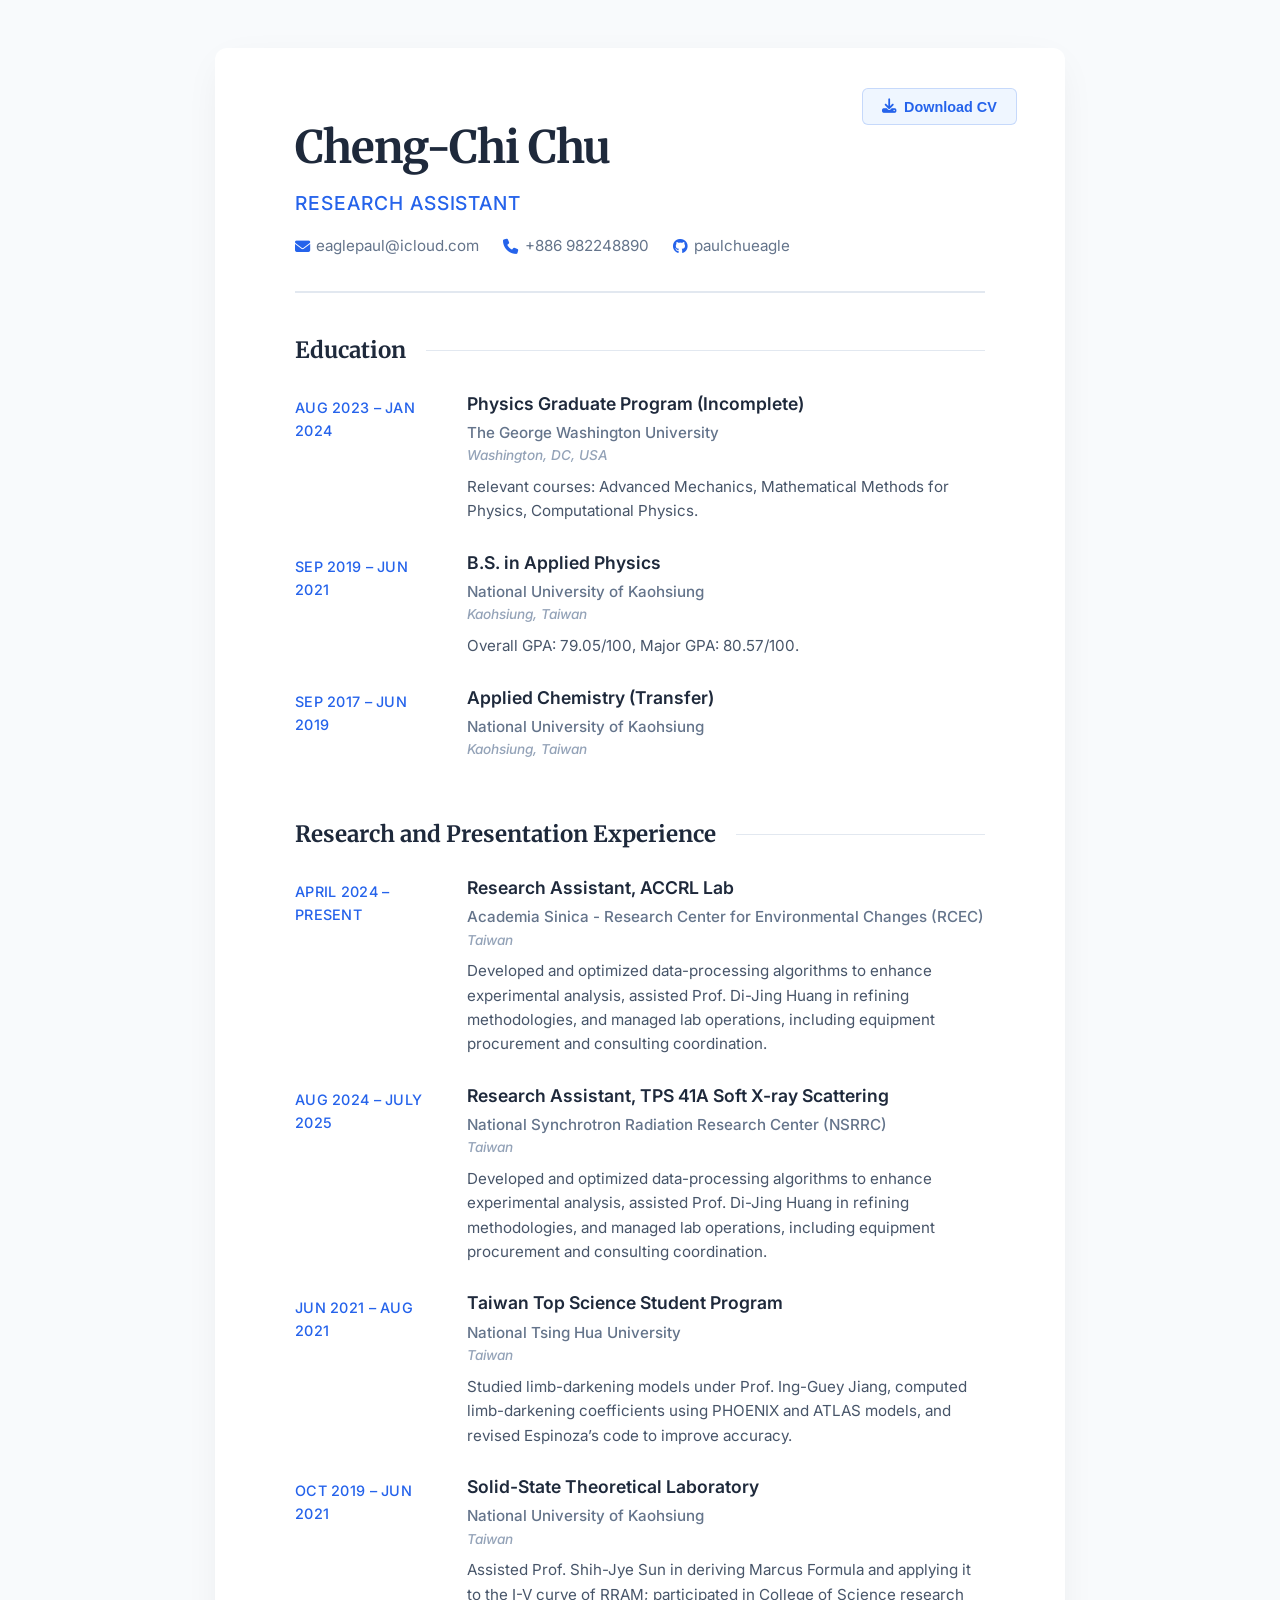
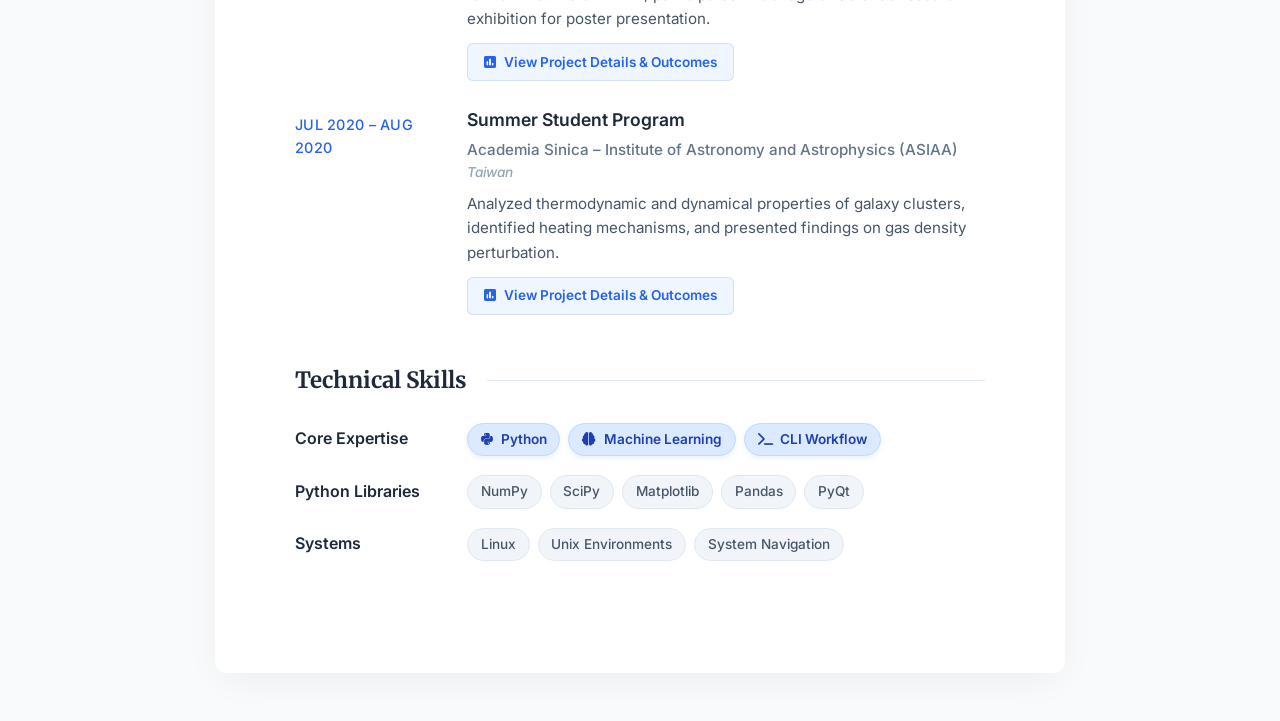
<file: index.html>
<!DOCTYPE html>
<html lang="en">
<head>
  <meta charset="UTF-8">
  <meta name="viewport" content="width=device-width, initial-scale=1.0">
  <title>Cheng-Chi Chu | Curriculum Vitae</title>
  
  <!-- Fonts -->
  <link rel="preconnect" href="https://fonts.googleapis.com">
  <link rel="preconnect" href="https://fonts.gstatic.com" crossorigin>
  <link href="https://fonts.googleapis.com/css2?family=Inter:wght@300;400;500;600;700&family=Merriweather:ital,wght@0,300;0,400;0,700;1,300&display=swap" rel="stylesheet">
  <link rel="stylesheet" href="https://cdnjs.cloudflare.com/ajax/libs/font-awesome/6.4.0/css/all.min.css">
  
  <style>
    :root {
      --bg-body: #f8fafc;
      --bg-paper: #ffffff;
      --text-main: #1e293b;
      --text-muted: #64748b;
      --accent-color: #2563eb; 
      --accent-light: #eff6ff;
      --border-color: #e2e8f0;
      --highlight-bg: #dbeafe;
      --highlight-text: #1e40af;
    }

    * {
      box-sizing: border-box;
      margin: 0;
      padding: 0;
    }

    body {
      font-family: 'Inter', sans-serif;
      background-color: var(--bg-body);
      color: var(--text-main);
      line-height: 1.6;
      -webkit-font-smoothing: antialiased;
      padding: 3rem 1rem;
    }

    .cv-container {
      max-width: 850px;
      margin: 0 auto;
      background: var(--bg-paper);
      padding: 4rem 5rem;
      border-radius: 12px;
      box-shadow: 0 10px 40px -10px rgba(0,0,0,0.08);
      position: relative;
    }

    /* Top Right Action Button */
    .download-btn {
      position: absolute;
      top: 2.5rem;
      right: 3rem;
      background-color: var(--accent-light);
      color: var(--accent-color);
      border: 1px solid rgba(37, 99, 235, 0.2);
      padding: 0.6rem 1.2rem;
      border-radius: 6px;
      font-size: 0.9rem;
      font-weight: 600;
      cursor: pointer;
      display: inline-flex;
      align-items: center;
      gap: 0.5rem;
      transition: all 0.2s ease;
      text-decoration: none;
    }

    .download-btn:hover {
      background-color: var(--accent-color);
      color: #ffffff;
      transform: translateY(-2px);
      box-shadow: 0 4px 12px rgba(37, 99, 235, 0.2);
    }

    /* Header */
    .header {
      border-bottom: 2px solid var(--border-color);
      padding-bottom: 2rem;
      margin-bottom: 2.5rem;
    }

    .name {
      font-family: 'Merriweather', serif;
      font-size: 2.8rem;
      font-weight: 700;
      color: var(--text-main);
      margin-bottom: 0.25rem;
      letter-spacing: -0.02em;
    }

    .title {
      font-size: 1.2rem;
      color: var(--accent-color);
      margin-bottom: 1rem;
      font-weight: 500;
      letter-spacing: 0.05em;
      text-transform: uppercase;
    }

    .contact-info {
      font-size: 0.95rem;
      color: var(--text-muted);
      display: flex;
      flex-wrap: wrap;
      gap: 1.5rem;
      align-items: center;
    }

    .contact-item {
      display: flex;
      align-items: center;
      gap: 0.4rem;
    }

    .contact-item i {
      color: var(--accent-color);
    }

    .contact-info a {
      color: var(--text-muted);
      text-decoration: none;
      transition: color 0.2s;
    }

    .contact-info a:hover {
      color: var(--accent-color);
    }

    /* Sections */
    .section {
      margin-bottom: 3rem;
    }

    .section-title {
      font-family: 'Merriweather', serif;
      font-size: 1.4rem;
      color: var(--text-main);
      margin-bottom: 1.5rem;
      font-weight: 700;
      display: flex;
      align-items: center;
      gap: 0.75rem;
    }

    .section-title::after {
      content: "";
      flex: 1;
      height: 1px;
      background-color: var(--border-color);
      margin-left: 0.5rem;
    }

    /* Entries */
    .entry {
      display: grid;
      grid-template-columns: 140px 1fr;
      gap: 2rem;
      margin-bottom: 1.75rem;
    }

    .entry:last-child {
      margin-bottom: 0;
    }

    .entry-date {
      font-size: 0.9rem;
      font-weight: 500;
      color: var(--accent-color);
      text-transform: uppercase;
      letter-spacing: 0.02em;
      padding-top: 0.2rem;
    }

    .entry-content h3 {
      margin: 0 0 0.35rem 0;
      font-size: 1.1rem;
      font-weight: 600;
      color: var(--text-main);
      line-height: 1.3;
    }

    .entry-org {
      font-size: 0.95rem;
      font-weight: 500;
      color: var(--text-muted);
      margin-bottom: 0.5rem;
      display: flex;
      flex-direction: column;
    }

    .entry-org span.location {
      font-size: 0.85rem;
      font-style: italic;
      color: #94a3b8;
    }

    .entry-desc {
      font-size: 0.95rem;
      color: #475569;
      margin: 0;
      line-height: 1.6;
    }

    /* Skills */
    .skill-list {
      list-style: none;
    }

    .skill-item {
      display: grid;
      grid-template-columns: 140px 1fr;
      gap: 2rem;
      margin-bottom: 1.2rem;
      align-items: start;
    }

    .skill-category {
      font-weight: 600;
      color: var(--text-main);
      padding-top: 0.2rem;
    }

    .skill-tags {
      display: flex;
      flex-wrap: wrap;
      gap: 0.5rem;
    }

    .tag {
      background-color: #f1f5f9;
      color: #475569;
      padding: 0.3rem 0.8rem;
      border-radius: 20px;
      font-size: 0.85rem;
      font-weight: 500;
      border: 1px solid var(--border-color);
    }

    /* Highlighted Skills */
    .tag.highlight {
      background-color: var(--highlight-bg);
      color: var(--highlight-text);
      border-color: #bfdbfe;
      font-weight: 600;
      box-shadow: 0 2px 4px rgba(37, 99, 235, 0.1);
    }

    .tag.highlight i {
      margin-right: 0.3rem;
    }

    /* Project Link Button */
    .project-link-btn {
      display: inline-flex;
      align-items: center;
      gap: 0.5rem;
      margin-top: 0.75rem;
      padding: 0.45rem 1rem;
      font-size: 0.85rem;
      font-weight: 600;
      color: var(--accent-color);
      background-color: var(--accent-light);
      border: 1px solid rgba(37, 99, 235, 0.15);
      border-radius: 6px;
      text-decoration: none;
      transition: all 0.2s ease;
      width: fit-content;
    }

    .project-link-btn:hover {
      background-color: var(--accent-color);
      color: #ffffff;
      transform: translateY(-1px);
      box-shadow: 0 4px 10px rgba(37, 99, 235, 0.15);
    }

    @media print {
      body {
        background: none;
        padding: 0;
      }
      .cv-container {
        box-shadow: none;
        padding: 0;
        max-width: 100%;
      }
      .download-btn, .project-link-btn {
        display: none !important;
      }
      .tag {
        border: 1px solid #000;
        background: transparent !important;
        color: #000 !important;
      }
      .tag.highlight {
        font-weight: bold;
        border-width: 2px;
      }
    }
    
    @media (max-width: 768px) {
      .entry, .skill-item {
        grid-template-columns: 1fr;
        gap: 0.5rem;
      }
      .cv-container {
        padding: 2.5rem 2rem;
      }
      .download-btn {
        position: relative;
        top: 0;
        right: 0;
        margin-bottom: 1.5rem;
        display: inline-flex;
      }
    }
  </style>
</head>
<body>

  <div class="cv-container">
    
    <!-- Top Right Action -->
    <button onclick="window.print()" class="download-btn" title="Download CV as PDF">
      <i class="fa-solid fa-download"></i> Download CV
    </button>

    <!-- Header -->
    <header class="header">
      <h1 class="name">Cheng-Chi Chu</h1>
      <h2 class="title">Research Assistant</h2>
      <div class="contact-info">
        <div class="contact-item">
          <i class="fa-solid fa-envelope"></i>
          <a href="mailto:eaglepaul@icloud.com">eaglepaul@icloud.com</a>
        </div>
        <div class="contact-item">
          <i class="fa-solid fa-phone"></i>
          <a href="tel:+886982248890">+886 982248890</a>
        </div>
        <div class="contact-item">
          <i class="fa-brands fa-github"></i>
          <a href="https://github.com/paulchueagle" target="_blank">paulchueagle</a>
        </div>
      </div>
    </header>

    <!-- Education -->
    <section class="section">
      <h2 class="section-title">Education</h2>
      
      <div class="entry">
        <div class="entry-date">Aug 2023 – Jan 2024</div>
        <div class="entry-content">
          <h3>Physics Graduate Program (Incomplete)</h3>
          <div class="entry-org">
            The George Washington University
            <span class="location">Washington, DC, USA</span>
          </div>
          <p class="entry-desc">Relevant courses: Advanced Mechanics, Mathematical Methods for Physics, Computational Physics.</p>
        </div>
      </div>

      <div class="entry">
        <div class="entry-date">Sep 2019 – Jun 2021</div>
        <div class="entry-content">
          <h3>B.S. in Applied Physics</h3>
          <div class="entry-org">
            National University of Kaohsiung
            <span class="location">Kaohsiung, Taiwan</span>
          </div>
          <p class="entry-desc">Overall GPA: 79.05/100, Major GPA: 80.57/100.</p>
        </div>
      </div>

      <div class="entry">
        <div class="entry-date">Sep 2017 – Jun 2019</div>
        <div class="entry-content">
          <h3>Applied Chemistry (Transfer)</h3>
          <div class="entry-org">
            National University of Kaohsiung
            <span class="location">Kaohsiung, Taiwan</span>
          </div>
        </div>
      </div>
    </section>

    <!-- Research Experience -->
    <section class="section">
      <h2 class="section-title">Research and Presentation Experience</h2>
      
      <div class="entry">
        <div class="entry-date">April 2024 – Present</div>
        <div class="entry-content">
          <h3>Research Assistant, ACCRL Lab</h3>
          <div class="entry-org">
            Academia Sinica - Research Center for Environmental Changes (RCEC)
            <span class="location">Taiwan</span>
          </div>
          <p class="entry-desc">Developed and optimized data-processing algorithms to enhance experimental analysis, assisted Prof. Di-Jing Huang in refining methodologies, and managed lab operations, including equipment procurement and consulting coordination.</p>
        </div>
      </div>

      <div class="entry">
        <div class="entry-date">Aug 2024 – July 2025</div>
        <div class="entry-content">
          <h3>Research Assistant, TPS 41A Soft X-ray Scattering</h3>
          <div class="entry-org">
            National Synchrotron Radiation Research Center (NSRRC)
            <span class="location">Taiwan</span>
          </div>
          <p class="entry-desc">Developed and optimized data-processing algorithms to enhance experimental analysis, assisted Prof. Di-Jing Huang in refining methodologies, and managed lab operations, including equipment procurement and consulting coordination.</p>
        </div>
      </div>

      <div class="entry">
        <div class="entry-date">Jun 2021 – Aug 2021</div>
        <div class="entry-content">
          <h3>Taiwan Top Science Student Program</h3>
          <div class="entry-org">
            National Tsing Hua University
            <span class="location">Taiwan</span>
          </div>
          <p class="entry-desc">Studied limb-darkening models under Prof. Ing-Guey Jiang, computed limb-darkening coefficients using PHOENIX and ATLAS models, and revised Espinoza’s code to improve accuracy.</p>
        </div>
      </div>

      <div class="entry">
        <div class="entry-date">Oct 2019 – Jun 2021</div>
        <div class="entry-content">
          <h3>Solid-State Theoretical Laboratory</h3>
          <div class="entry-org">
            National University of Kaohsiung
            <span class="location">Taiwan</span>
          </div>
          <p class="entry-desc">Assisted Prof. Shih-Jye Sun in deriving Marcus Formula and applying it to the I-V curve of RRAM; participated in College of Science research exhibition for poster presentation.</p>
          <a href="projects/solid-state.html" class="project-link-btn">
            <i class="fa-solid fa-square-poll-vertical"></i> View Project Details &amp; Outcomes
          </a>
        </div>
      </div>

      <div class="entry">
        <div class="entry-date">Jul 2020 – Aug 2020</div>
        <div class="entry-content">
          <h3>Summer Student Program</h3>
          <div class="entry-org">
            Academia Sinica – Institute of Astronomy and Astrophysics (ASIAA)
            <span class="location">Taiwan</span>
          </div>
          <p class="entry-desc">Analyzed thermodynamic and dynamical properties of galaxy clusters, identified heating mechanisms, and presented findings on gas density perturbation.</p>
          <a href="projects/asiaa-2020.html" class="project-link-btn">
            <i class="fa-solid fa-square-poll-vertical"></i> View Project Details &amp; Outcomes
          </a>
        </div>
      </div>
    </section>

    <!-- Skills -->
    <section class="section">
      <h2 class="section-title">Technical Skills</h2>
      <ul class="skill-list">
        <li class="skill-item">
          <div class="skill-category">Core Expertise</div>
          <div class="skill-tags">
            <span class="tag highlight"><i class="fa-brands fa-python"></i> Python</span>
            <span class="tag highlight"><i class="fa-solid fa-brain"></i> Machine Learning</span>
            <span class="tag highlight"><i class="fa-solid fa-terminal"></i> CLI Workflow</span>
          </div>
        </li>
        <li class="skill-item">
          <div class="skill-category">Python Libraries</div>
          <div class="skill-tags">
            <span class="tag">NumPy</span>
            <span class="tag">SciPy</span>
            <span class="tag">Matplotlib</span>
            <span class="tag">Pandas</span>
            <span class="tag">PyQt</span>
          </div>
        </li>
        <li class="skill-item">
          <div class="skill-category">Systems</div>
          <div class="skill-tags">
            <span class="tag">Linux</span>
            <span class="tag">Unix Environments</span>
            <span class="tag">System Navigation</span>
          </div>
        </li>
      </ul>
    </section>
  </div>

</body>
</html>
</file>
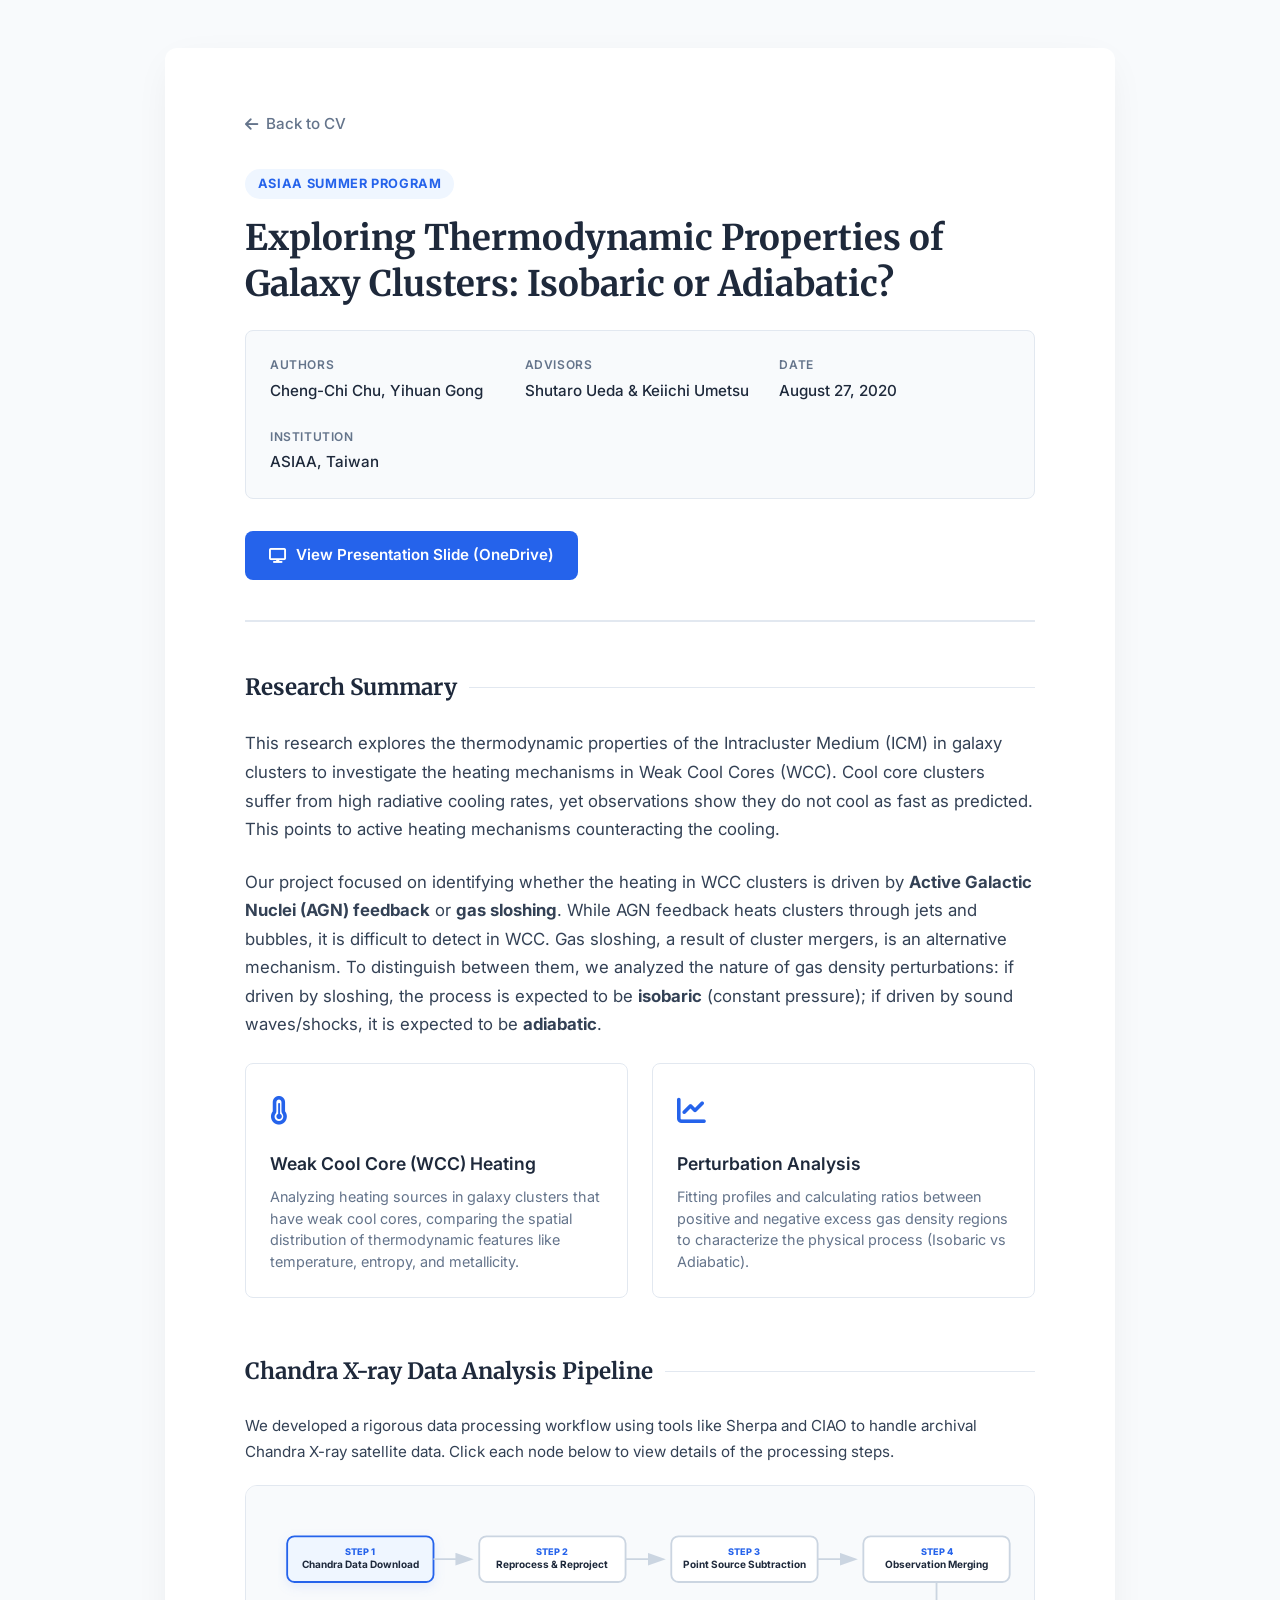
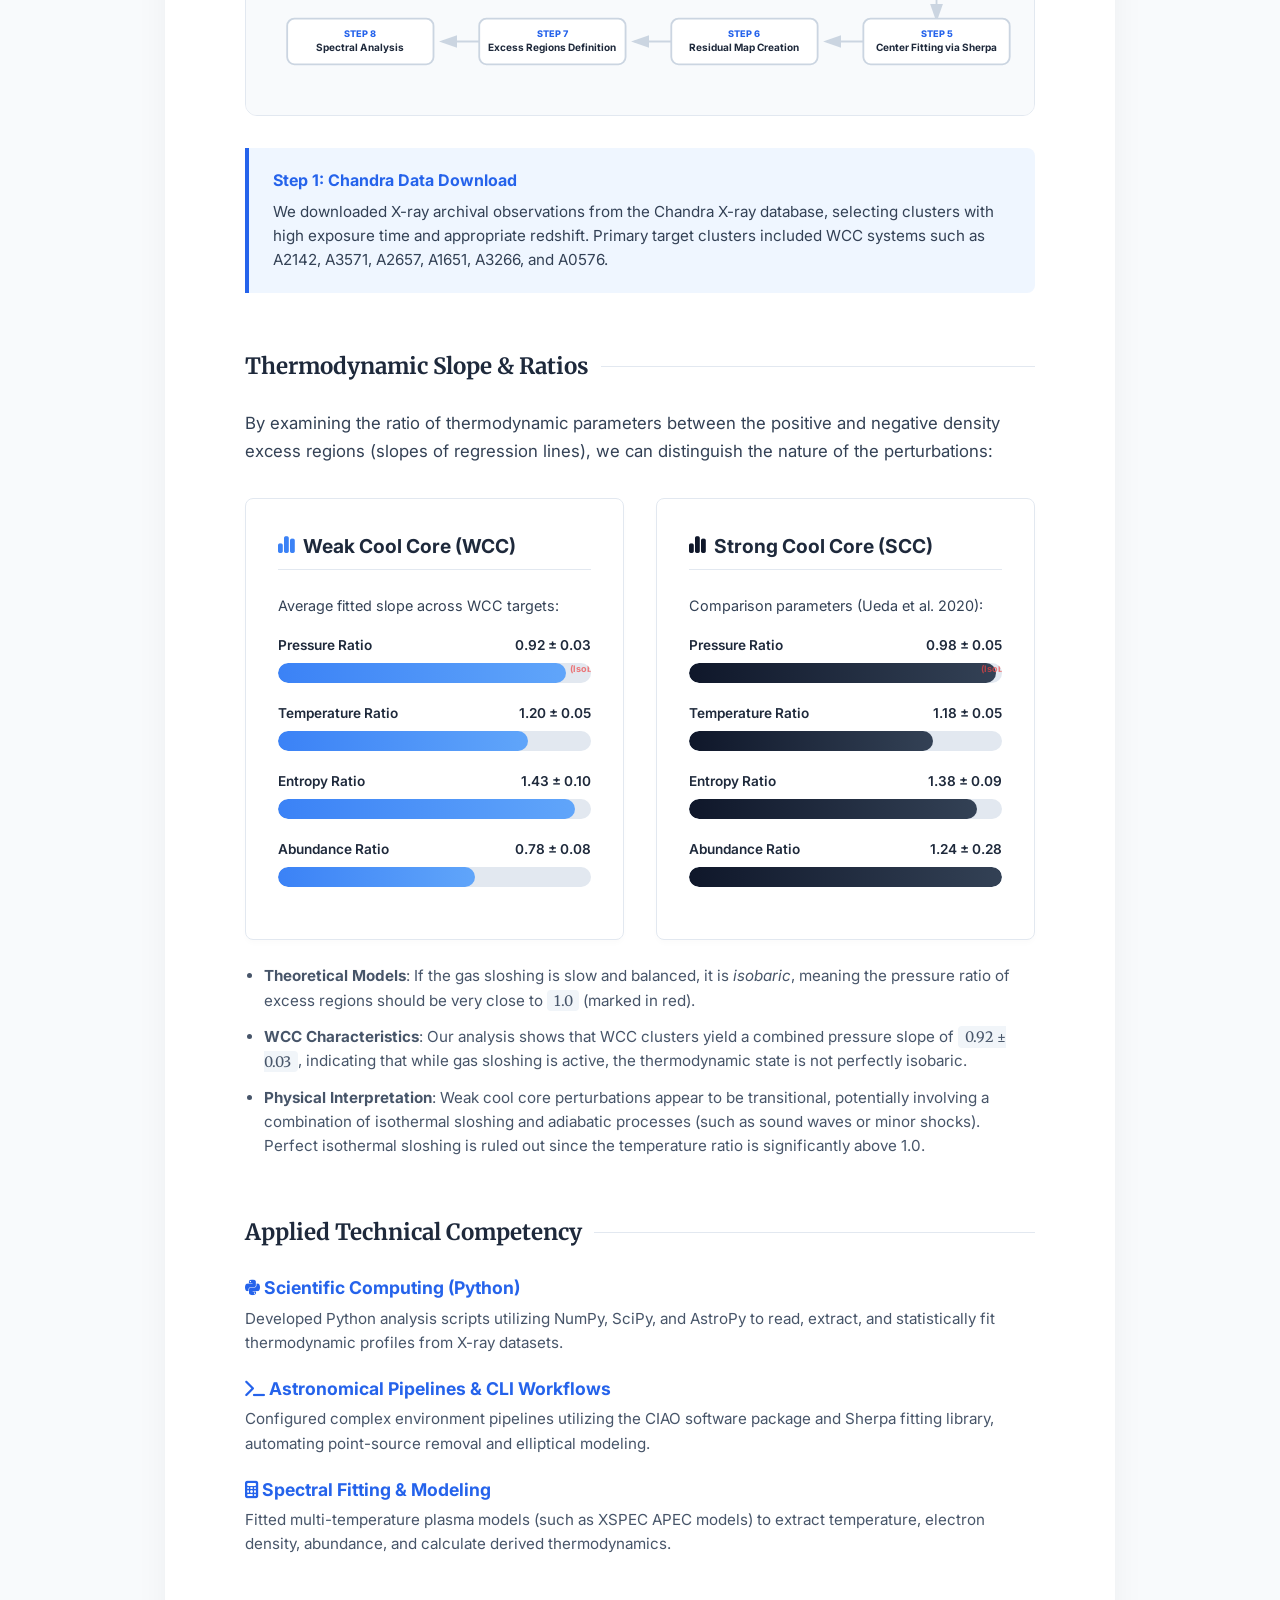
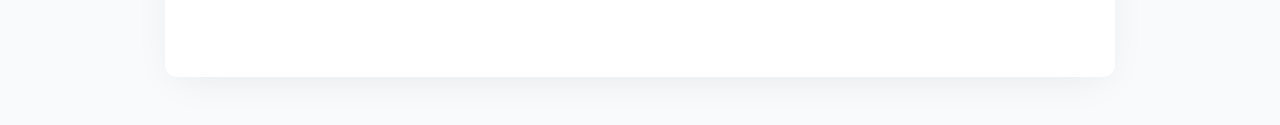
<file: projects/asiaa-2020.html>
<!DOCTYPE html>
<html lang="en">
<head>
  <meta charset="UTF-8">
  <meta name="viewport" content="width=device-width, initial-scale=1.0">
  <title>ASIAA Project | Cheng-Chi Chu CV</title>
  
  <!-- Fonts & Icons -->
  <link rel="preconnect" href="https://fonts.googleapis.com">
  <link rel="preconnect" href="https://fonts.gstatic.com" crossorigin>
  <link href="https://fonts.googleapis.com/css2?family=Inter:wght@300;400;500;600;700&family=Merriweather:ital,wght@0,300;0,400;0,700;1,300&display=swap" rel="stylesheet">
  <link rel="stylesheet" href="https://cdnjs.cloudflare.com/ajax/libs/font-awesome/6.4.0/css/all.min.css">
  
  <style>
    :root {
      --bg-body: #f8fafc;
      --bg-paper: #ffffff;
      --text-main: #1e293b;
      --text-muted: #64748b;
      --accent-color: #2563eb; 
      --accent-light: #eff6ff;
      --accent-hover: #1d4ed8;
      --border-color: #e2e8f0;
      
      /* Project Specific colors */
      --galaxy-primary: #0f172a;
      --galaxy-card-bg: #1e293b;
      --galaxy-accent: #38bdf8;
      --galaxy-accent-glow: rgba(56, 189, 248, 0.15);
    }

    * {
      box-sizing: border-box;
      margin: 0;
      padding: 0;
    }

    body {
      font-family: 'Inter', sans-serif;
      background-color: var(--bg-body);
      color: var(--text-main);
      line-height: 1.6;
      -webkit-font-smoothing: antialiased;
      padding: 3rem 1rem;
    }

    .project-container {
      max-width: 950px;
      margin: 0 auto;
      background: var(--bg-paper);
      padding: 4rem 5rem;
      border-radius: 12px;
      box-shadow: 0 10px 40px -10px rgba(0,0,0,0.08);
      position: relative;
    }

    /* Back Button */
    .back-btn {
      display: inline-flex;
      align-items: center;
      gap: 0.5rem;
      color: var(--text-muted);
      text-decoration: none;
      font-size: 0.95rem;
      font-weight: 500;
      margin-bottom: 2rem;
      transition: color 0.2s ease, transform 0.2s ease;
    }

    .back-btn:hover {
      color: var(--accent-color);
      transform: translateX(-4px);
    }

    /* Header */
    .project-header {
      border-bottom: 2px solid var(--border-color);
      padding-bottom: 2.5rem;
      margin-bottom: 3rem;
    }

    .project-tag {
      display: inline-block;
      font-size: 0.8rem;
      font-weight: 700;
      text-transform: uppercase;
      letter-spacing: 0.05em;
      color: var(--accent-color);
      background-color: var(--accent-light);
      padding: 0.3rem 0.8rem;
      border-radius: 20px;
      margin-bottom: 1rem;
    }

    .project-title {
      font-family: 'Merriweather', serif;
      font-size: 2.2rem;
      font-weight: 700;
      color: var(--text-main);
      line-height: 1.3;
      margin-bottom: 1.5rem;
    }

    /* Metadata Grid */
    .meta-grid {
      display: grid;
      grid-template-columns: repeat(auto-fit, minmax(200px, 1fr));
      gap: 1.5rem;
      background-color: #f8fafc;
      border: 1px solid var(--border-color);
      padding: 1.5rem;
      border-radius: 8px;
    }

    .meta-item {
      display: flex;
      flex-direction: column;
      gap: 0.25rem;
    }

    .meta-label {
      font-size: 0.75rem;
      font-weight: 600;
      text-transform: uppercase;
      letter-spacing: 0.05em;
      color: var(--text-muted);
    }

    .meta-value {
      font-size: 0.95rem;
      font-weight: 500;
      color: var(--text-main);
    }

    /* Action Buttons */
    .action-row {
      display: flex;
      flex-wrap: wrap;
      gap: 1rem;
      margin-top: 2rem;
    }

    .btn {
      display: inline-flex;
      align-items: center;
      gap: 0.6rem;
      padding: 0.75rem 1.5rem;
      font-size: 0.95rem;
      font-weight: 600;
      border-radius: 8px;
      text-decoration: none;
      transition: all 0.2s ease;
      cursor: pointer;
    }

    .btn-primary {
      background-color: var(--accent-color);
      color: #ffffff;
      border: none;
    }

    .btn-primary:hover {
      background-color: var(--accent-hover);
      transform: translateY(-2px);
      box-shadow: 0 4px 12px rgba(37, 99, 235, 0.25);
    }

    /* Content Sections */
    .project-section {
      margin-bottom: 3.5rem;
    }

    .section-title {
      font-family: 'Merriweather', serif;
      font-size: 1.4rem;
      color: var(--text-main);
      margin-bottom: 1.5rem;
      font-weight: 700;
      display: flex;
      align-items: center;
      gap: 0.75rem;
    }

    .section-title::after {
      content: "";
      flex: 1;
      height: 1px;
      background-color: var(--border-color);
    }

    .abstract-text {
      font-size: 1.05rem;
      color: #334155;
      line-height: 1.7;
      margin-bottom: 1.5rem;
    }

    /* Highlights / Cards */
    .science-highlights {
      display: grid;
      grid-template-columns: 1fr 1fr;
      gap: 1.5rem;
      margin-bottom: 2rem;
    }

    .highlight-card {
      background: #ffffff;
      border: 1px solid var(--border-color);
      padding: 1.5rem;
      border-radius: 8px;
      transition: transform 0.2s ease, box-shadow 0.2s ease;
    }

    .highlight-card:hover {
      transform: translateY(-3px);
      box-shadow: 0 10px 20px rgba(0, 0, 0, 0.04);
      border-color: #cbd5e1;
    }

    .card-icon {
      font-size: 1.8rem;
      color: var(--accent-color);
      margin-bottom: 1rem;
    }

    .highlight-card h4 {
      font-size: 1.1rem;
      font-weight: 600;
      margin-bottom: 0.5rem;
      color: var(--text-main);
    }

    .highlight-card p {
      font-size: 0.9rem;
      color: var(--text-muted);
      line-height: 1.5;
    }

    /* Interactive Pipeline SVG Styling */
    .pipeline-wrapper {
      background: #f8fafc;
      border: 1px solid var(--border-color);
      border-radius: 12px;
      padding: 2rem;
      margin-bottom: 2rem;
      overflow-x: auto;
    }

    .pipeline-svg {
      width: 100%;
      min-width: 750px;
      height: auto;
      display: block;
    }

    .pipeline-node {
      cursor: pointer;
    }

    .pipeline-node rect {
      fill: #ffffff;
      stroke: #cbd5e1;
      stroke-width: 2px;
      rx: 8px;
      ry: 8px;
      transition: all 0.3s ease;
    }

    .pipeline-node:hover rect, .pipeline-node.active rect {
      stroke: var(--accent-color);
      fill: var(--accent-light);
      filter: drop-shadow(0px 4px 6px rgba(37, 99, 235, 0.1));
    }

    .pipeline-node text.title {
      font-size: 11px;
      font-weight: 700;
      fill: var(--text-main);
      text-anchor: middle;
    }

    .pipeline-node text.step-num {
      font-size: 10px;
      font-weight: 800;
      fill: var(--accent-color);
      text-anchor: middle;
    }

    .pipeline-arrow {
      fill: none;
      stroke: #cbd5e1;
      stroke-width: 2px;
      marker-end: url(#arrowhead);
    }

    /* Info Panel for Workflow Details */
    .info-panel {
      background-color: var(--accent-light);
      border-left: 4px solid var(--accent-color);
      padding: 1.25rem 1.5rem;
      border-radius: 0 8px 8px 0;
      margin-top: 1rem;
      transition: opacity 0.2s ease;
    }

    .info-panel h4 {
      font-size: 1rem;
      color: var(--accent-color);
      margin-bottom: 0.4rem;
      font-weight: 700;
    }

    .info-panel p {
      font-size: 0.95rem;
      color: #334155;
    }

    /* Slope Visualization Section */
    .comparison-grid {
      display: grid;
      grid-template-columns: 1fr 1fr;
      gap: 2rem;
      margin-top: 2rem;
    }

    .comparison-card {
      background: #ffffff;
      border: 1px solid var(--border-color);
      border-radius: 8px;
      padding: 2rem;
      box-shadow: 0 4px 6px -1px rgba(0,0,0,0.02);
    }

    .comparison-card h3 {
      font-size: 1.2rem;
      margin-bottom: 1.5rem;
      color: var(--text-main);
      border-bottom: 1px solid var(--border-color);
      padding-bottom: 0.5rem;
      display: flex;
      align-items: center;
      gap: 0.5rem;
    }

    .comparison-bar-group {
      margin-bottom: 1.25rem;
    }

    .comparison-bar-label {
      display: flex;
      justify-content: space-between;
      font-size: 0.85rem;
      font-weight: 600;
      color: var(--text-main);
      margin-bottom: 0.4rem;
    }

    .bar-container {
      background: #e2e8f0;
      height: 20px;
      border-radius: 10px;
      overflow: hidden;
      position: relative;
    }

    .bar-fill {
      height: 100%;
      border-radius: 10px;
      transition: width 1s cubic-bezier(0.1, 0.8, 0.2, 1);
    }

    .bar-wcc {
      background: linear-gradient(90deg, #3b82f6, #60a5fa);
    }

    .bar-scc {
      background: linear-gradient(90deg, #0f172a, #334155);
    }

    .ideal-marker {
      position: absolute;
      top: 0;
      bottom: 0;
      width: 2px;
      background: #ef4444;
      z-index: 10;
      opacity: 0.7;
    }

    .marker-label {
      position: absolute;
      top: -15px;
      font-size: 9px;
      color: #ef4444;
      font-weight: 700;
      transform: translateX(-50%);
    }

    /* Explanation list */
    .scientific-insights {
      margin-top: 1.5rem;
      padding-left: 1.2rem;
    }

    .scientific-insights li {
      font-size: 0.95rem;
      color: #475569;
      margin-bottom: 0.75rem;
    }

    .highlight-equation {
      font-family: 'Merriweather', serif;
      background: #f1f5f9;
      padding: 0.1rem 0.4rem;
      border-radius: 4px;
      font-size: 0.9rem;
    }

    @media (max-width: 768px) {
      .project-container {
        padding: 2.5rem 2rem;
      }
      .science-highlights, .comparison-grid {
        grid-template-columns: 1fr;
      }
      .project-title {
        font-size: 1.8rem;
      }
    }
  </style>
</head>
<body>

  <div class="project-container">
    
    <!-- Back Navigation -->
    <a href="../index.html" class="back-btn">
      <i class="fa-solid fa-arrow-left"></i> Back to CV
    </a>

    <!-- Header Section -->
    <header class="project-header">
      <span class="project-tag">ASIAA Summer Program</span>
      <h1 class="project-title">Exploring Thermodynamic Properties of Galaxy Clusters: Isobaric or Adiabatic?</h1>
      
      <!-- Meta Grid -->
      <div class="meta-grid">
        <div class="meta-item">
          <span class="meta-label">Authors</span>
          <span class="meta-value">Cheng-Chi Chu, Yihuan Gong</span>
        </div>
        <div class="meta-item">
          <span class="meta-label">Advisors</span>
          <span class="meta-value">Shutaro Ueda &amp; Keiichi Umetsu</span>
        </div>
        <div class="meta-item">
          <span class="meta-label">Date</span>
          <span class="meta-value">August 27, 2020</span>
        </div>
        <div class="meta-item">
          <span class="meta-label">Institution</span>
          <span class="meta-value">ASIAA, Taiwan</span>
        </div>
      </div>

      <!-- Action Row -->
      <div class="action-row">
        <a href="https://1drv.ms/p/c/3c2c20ed2e6686bc/IQC8hmYu7SAsIIA88mIAAAAAAVpSkl62OWVB5xegalxmRAU?e=Skx0g7" target="_blank" class="btn btn-primary">
          <i class="fa-solid fa-display"></i> View Presentation Slide (OneDrive)
        </a>
      </div>
    </header>

    <!-- Abstract / Executive Summary -->
    <section class="project-section">
      <h2 class="section-title">Research Summary</h2>
      <p class="abstract-text">
        This research explores the thermodynamic properties of the Intracluster Medium (ICM) in galaxy clusters to investigate the heating mechanisms in Weak Cool Cores (WCC). Cool core clusters suffer from high radiative cooling rates, yet observations show they do not cool as fast as predicted. This points to active heating mechanisms counteracting the cooling.
      </p>
      <p class="abstract-text">
        Our project focused on identifying whether the heating in WCC clusters is driven by <strong>Active Galactic Nuclei (AGN) feedback</strong> or <strong>gas sloshing</strong>. While AGN feedback heats clusters through jets and bubbles, it is difficult to detect in WCC. Gas sloshing, a result of cluster mergers, is an alternative mechanism. To distinguish between them, we analyzed the nature of gas density perturbations: if driven by sloshing, the process is expected to be <strong>isobaric</strong> (constant pressure); if driven by sound waves/shocks, it is expected to be <strong>adiabatic</strong>.
      </p>

      <div class="science-highlights">
        <div class="highlight-card">
          <div class="card-icon"><i class="fa-solid fa-temperature-three-quarters"></i></div>
          <h4>Weak Cool Core (WCC) Heating</h4>
          <p>Analyzing heating sources in galaxy clusters that have weak cool cores, comparing the spatial distribution of thermodynamic features like temperature, entropy, and metallicity.</p>
        </div>
        <div class="highlight-card">
          <div class="card-icon"><i class="fa-solid fa-chart-line"></i></div>
          <h4>Perturbation Analysis</h4>
          <p>Fitting profiles and calculating ratios between positive and negative excess gas density regions to characterize the physical process (Isobaric vs Adiabatic).</p>
        </div>
      </div>
    </section>

    <!-- Analysis Pipeline / Interactive SVG -->
    <section class="project-section">
      <h2 class="section-title">Chandra X-ray Data Analysis Pipeline</h2>
      <p class="abstract-text" style="font-size: 0.95rem; margin-bottom: 1.25rem;">
        We developed a rigorous data processing workflow using tools like Sherpa and CIAO to handle archival Chandra X-ray satellite data. Click each node below to view details of the processing steps.
      </p>

      <div class="pipeline-wrapper">
        <svg class="pipeline-svg" viewBox="0 0 820 180">
          <defs>
            <marker id="arrowhead" markerWidth="10" markerHeight="7" refX="8" refY="3.5" orient="auto">
              <polygon points="0 0, 10 3.5, 0 7" fill="#cbd5e1" />
            </marker>
          </defs>

          <!-- Step 1 -->
          <g class="pipeline-node active" id="step1" onclick="showStep(1)">
            <rect x="10" y="20" width="160" height="50" />
            <text x="90" y="40" class="step-num">STEP 1</text>
            <text x="90" y="55" class="title">Chandra Data Download</text>
          </g>
          <path d="M 170 45 L 210 45" class="pipeline-arrow" />

          <!-- Step 2 -->
          <g class="pipeline-node" id="step2" onclick="showStep(2)">
            <rect x="220" y="20" width="160" height="50" />
            <text x="300" y="40" class="step-num">STEP 2</text>
            <text x="300" y="55" class="title">Reprocess &amp; Reproject</text>
          </g>
          <path d="M 380 45 L 420 45" class="pipeline-arrow" />

          <!-- Step 3 -->
          <g class="pipeline-node" id="step3" onclick="showStep(3)">
            <rect x="430" y="20" width="160" height="50" />
            <text x="510" y="40" class="step-num">STEP 3</text>
            <text x="510" y="55" class="title">Point Source Subtraction</text>
          </g>
          <path d="M 590 45 L 630 45" class="pipeline-arrow" />

          <!-- Step 4 -->
          <g class="pipeline-node" id="step4" onclick="showStep(4)">
            <rect x="640" y="20" width="160" height="50" />
            <text x="720" y="40" class="step-num">STEP 4</text>
            <text x="720" y="55" class="title">Observation Merging</text>
          </g>

          <!-- Downwards link from step 4 to step 5 -->
          <path d="M 720 70 L 720 95 L 720 110" class="pipeline-arrow" />

          <!-- Step 5 (Bottom Row, Right to Left) -->
          <g class="pipeline-node" id="step8" onclick="showStep(8)">
            <rect x="10" y="110" width="160" height="50" />
            <text x="90" y="130" class="step-num">STEP 8</text>
            <text x="90" y="145" class="title">Spectral Analysis</text>
          </g>

          <path d="M 220 135 L 180 135" class="pipeline-arrow" style="marker-end: url(#arrowhead);" />

          <!-- Step 6 -->
          <g class="pipeline-node" id="step7" onclick="showStep(7)">
            <rect x="220" y="110" width="160" height="50" />
            <text x="300" y="130" class="step-num">STEP 7</text>
            <text x="300" y="145" class="title">Excess Regions Definition</text>
          </g>
          <path d="M 430 135 L 390 135" class="pipeline-arrow" style="marker-end: url(#arrowhead);" />

          <!-- Step 7 -->
          <g class="pipeline-node" id="step6" onclick="showStep(6)">
            <rect x="430" y="110" width="160" height="50" />
            <text x="510" y="130" class="step-num">STEP 6</text>
            <text x="510" y="145" class="title">Residual Map Creation</text>
          </g>
          <path d="M 640 135 L 600 135" class="pipeline-arrow" style="marker-end: url(#arrowhead);" />

          <!-- Step 8 -->
          <g class="pipeline-node" id="step5" onclick="showStep(5)">
            <rect x="640" y="110" width="160" height="50" />
            <text x="720" y="130" class="step-num">STEP 5</text>
            <text x="720" y="145" class="title">Center Fitting via Sherpa</text>
          </g>
        </svg>
      </div>

      <!-- Interactive detail card -->
      <div class="info-panel" id="step-info-panel">
        <h4 id="panel-title">Step 1: Chandra Data Download</h4>
        <p id="panel-desc">We downloaded X-ray archival observations from the Chandra X-ray database, selecting clusters with high exposure time and appropriate redshift. Primary target clusters included WCC systems such as A2142, A3571, A2657, A1651, A3266, and A0576.</p>
      </div>
    </section>

    <!-- Results / Data Visualization -->
    <section class="project-section">
      <h2 class="section-title">Thermodynamic Slope &amp; Ratios</h2>
      <p class="abstract-text">
        By examining the ratio of thermodynamic parameters between the positive and negative density excess regions (slopes of regression lines), we can distinguish the nature of the perturbations:
      </p>

      <div class="comparison-grid">
        <!-- Weak Cool Core Results -->
        <div class="comparison-card">
          <h3><i class="fa-solid fa-chart-simple" style="color: #3b82f6;"></i> Weak Cool Core (WCC)</h3>
          <p class="abstract-text" style="font-size: 0.9rem; margin-bottom: 1rem;">Average fitted slope across WCC targets:</p>
          
          <div class="comparison-bar-group">
            <div class="comparison-bar-label">
              <span>Pressure Ratio</span>
              <span>0.92 &plusmn; 0.03</span>
            </div>
            <div class="bar-container">
              <div class="bar-fill bar-wcc" style="width: 92%;"></div>
              <div class="ideal-marker" style="left: 100%;"><span class="marker-label">1.0 (Isobaric)</span></div>
            </div>
          </div>

          <div class="comparison-bar-group">
            <div class="comparison-bar-label">
              <span>Temperature Ratio</span>
              <span>1.20 &plusmn; 0.05</span>
            </div>
            <div class="bar-container">
              <div class="bar-fill bar-wcc" style="width: 80%;"></div> <!-- Normalized relative to max -->
            </div>
          </div>

          <div class="comparison-bar-group">
            <div class="comparison-bar-label">
              <span>Entropy Ratio</span>
              <span>1.43 &plusmn; 0.10</span>
            </div>
            <div class="bar-container">
              <div class="bar-fill bar-wcc" style="width: 95%;"></div>
            </div>
          </div>

          <div class="comparison-bar-group">
            <div class="comparison-bar-label">
              <span>Abundance Ratio</span>
              <span>0.78 &plusmn; 0.08</span>
            </div>
            <div class="bar-container">
              <div class="bar-fill bar-wcc" style="width: 63%;"></div>
            </div>
          </div>
        </div>

        <!-- Strong Cool Core Results -->
        <div class="comparison-card">
          <h3><i class="fa-solid fa-chart-simple" style="color: #0f172a;"></i> Strong Cool Core (SCC)</h3>
          <p class="abstract-text" style="font-size: 0.9rem; margin-bottom: 1rem;">Comparison parameters (Ueda et al. 2020):</p>
          
          <div class="comparison-bar-group">
            <div class="comparison-bar-label">
              <span>Pressure Ratio</span>
              <span>0.98 &plusmn; 0.05</span>
            </div>
            <div class="bar-container">
              <div class="bar-fill bar-scc" style="width: 98%;"></div>
              <div class="ideal-marker" style="left: 100%;"><span class="marker-label">1.0 (Isobaric)</span></div>
            </div>
          </div>

          <div class="comparison-bar-group">
            <div class="comparison-bar-label">
              <span>Temperature Ratio</span>
              <span>1.18 &plusmn; 0.05</span>
            </div>
            <div class="bar-container">
              <div class="bar-fill bar-scc" style="width: 78%;"></div>
            </div>
          </div>

          <div class="comparison-bar-group">
            <div class="comparison-bar-label">
              <span>Entropy Ratio</span>
              <span>1.38 &plusmn; 0.09</span>
            </div>
            <div class="bar-container">
              <div class="bar-fill bar-scc" style="width: 92%;"></div>
            </div>
          </div>

          <div class="comparison-bar-group">
            <div class="comparison-bar-label">
              <span>Abundance Ratio</span>
              <span>1.24 &plusmn; 0.28</span>
            </div>
            <div class="bar-container">
              <div class="bar-fill bar-scc" style="width: 100%;"></div>
            </div>
          </div>
        </div>
      </div>

      <ul class="scientific-insights">
        <li><strong>Theoretical Models</strong>: If the gas sloshing is slow and balanced, it is <em>isobaric</em>, meaning the pressure ratio of excess regions should be very close to <span class="highlight-equation">1.0</span> (marked in red). </li>
        <li><strong>WCC Characteristics</strong>: Our analysis shows that WCC clusters yield a combined pressure slope of <span class="highlight-equation">0.92 &plusmn; 0.03</span>, indicating that while gas sloshing is active, the thermodynamic state is not perfectly isobaric.</li>
        <li><strong>Physical Interpretation</strong>: Weak cool core perturbations appear to be transitional, potentially involving a combination of isothermal sloshing and adiabatic processes (such as sound waves or minor shocks). Perfect isothermal sloshing is ruled out since the temperature ratio is significantly above 1.0.</li>
      </ul>
    </section>

    <!-- Key Capabilities Demonstrated -->
    <section class="project-section">
      <h2 class="section-title">Applied Technical Competency</h2>
      <ul class="scientific-insights" style="list-style-type: none; padding-left: 0;">
        <li style="margin-bottom: 1.25rem;">
          <strong style="color: var(--accent-color); font-size: 1.1rem; display: block; margin-bottom: 0.25rem;">
            <i class="fa-brands fa-python"></i> Scientific Computing (Python)
          </strong>
          Developed Python analysis scripts utilizing NumPy, SciPy, and AstroPy to read, extract, and statistically fit thermodynamic profiles from X-ray datasets.
        </li>
        <li style="margin-bottom: 1.25rem;">
          <strong style="color: var(--accent-color); font-size: 1.1rem; display: block; margin-bottom: 0.25rem;">
            <i class="fa-solid fa-terminal"></i> Astronomical Pipelines &amp; CLI Workflows
          </strong>
          Configured complex environment pipelines utilizing the CIAO software package and Sherpa fitting library, automating point-source removal and elliptical modeling.
        </li>
        <li style="margin-bottom: 1.25rem;">
          <strong style="color: var(--accent-color); font-size: 1.1rem; display: block; margin-bottom: 0.25rem;">
            <i class="fa-solid fa-calculator"></i> Spectral Fitting &amp; Modeling
          </strong>
          Fitted multi-temperature plasma models (such as XSPEC APEC models) to extract temperature, electron density, abundance, and calculate derived thermodynamics.
        </li>
      </ul>
    </section>
  </div>

  <script>
    const stepsData = {
      1: {
        title: "Step 1: Chandra Data Download",
        desc: "We downloaded X-ray archival observations from the Chandra X-ray database, selecting clusters with high exposure time and appropriate redshift. Primary target clusters included WCC systems such as A2142, A3571, A2657, A1651, A3266, and A0576."
      },
      2: {
        title: "Step 2: Reprocess & Reproject",
        desc: "Using the Chandra Interactive Analysis of Observations (CIAO) software package, we reprocessed raw data files to apply the latest calibrations. We reprojected multiple observation IDs for each cluster to align them to a common coordinate reference frame."
      },
      3: {
        title: "Step 3: Point Source Subtraction",
        desc: "To isolate emission from the diffuse Intracluster Medium, we detected point sources (e.g. active galactic nuclei, background sources) using 'wavdetect' and filled the source regions with surrounding diffuse emission using 'dmfilth'."
      },
      4: {
        title: "Step 4: Observation Merging",
        desc: "We merged aligned and cleaned observations to produce deep co-added images and exposure maps, maximizing the signal-to-noise ratio in the outer regions of the cluster cores."
      },
      5: {
        title: "Step 5: Center Fitting via Sherpa",
        desc: "We modeled the 2D surface brightness profile of each cluster. Using the Sherpa library, we fitted 2D beta-models to identify the elliptical centroids, providing a robust coordinate origin for radial profiling."
      },
      6: {
        title: "Step 6: Residual Map Creation",
        desc: "By subtracting the smooth, symmetric model from the merged X-ray image, we generated residual maps. These maps highlighted asymmetric features, spirals, and density perturbations indicative of gas sloshing."
      },
      7: {
        title: "Step 7: Excess Regions Definition",
        desc: "Based on the residual map structure, we defined positive excess (high density) and negative excess (low density) regions, matching the features formed by gas sloshing."
      },
      8: {
        title: "Step 8: Spectral Analysis",
        desc: "We extracted and fitted spectra for each region to determine temperature (kT) and electron density (ne). These values were used to compute the local pressure (Pe = kT * ne) and entropy (Ke = kT * ne^-1.5) to derive thermodynamic slopes."
      }
    };

    function showStep(stepNum) {
      // Deactivate all steps
      document.querySelectorAll('.pipeline-node').forEach(node => {
        node.classList.remove('active');
      });
      
      // Activate selected step
      const selectedNode = document.getElementById(`step${stepNum}`);
      if (selectedNode) {
        selectedNode.classList.add('active');
      }

      // Update panel content
      const panel = document.getElementById('step-info-panel');
      const data = stepsData[stepNum];
      if (data) {
        panel.style.opacity = 0;
        setTimeout(() => {
          document.getElementById('panel-title').innerText = data.title;
          document.getElementById('panel-desc').innerText = data.desc;
          panel.style.opacity = 1;
        }, 150);
      }
    }
  </script>
</body>
</html>
</file>
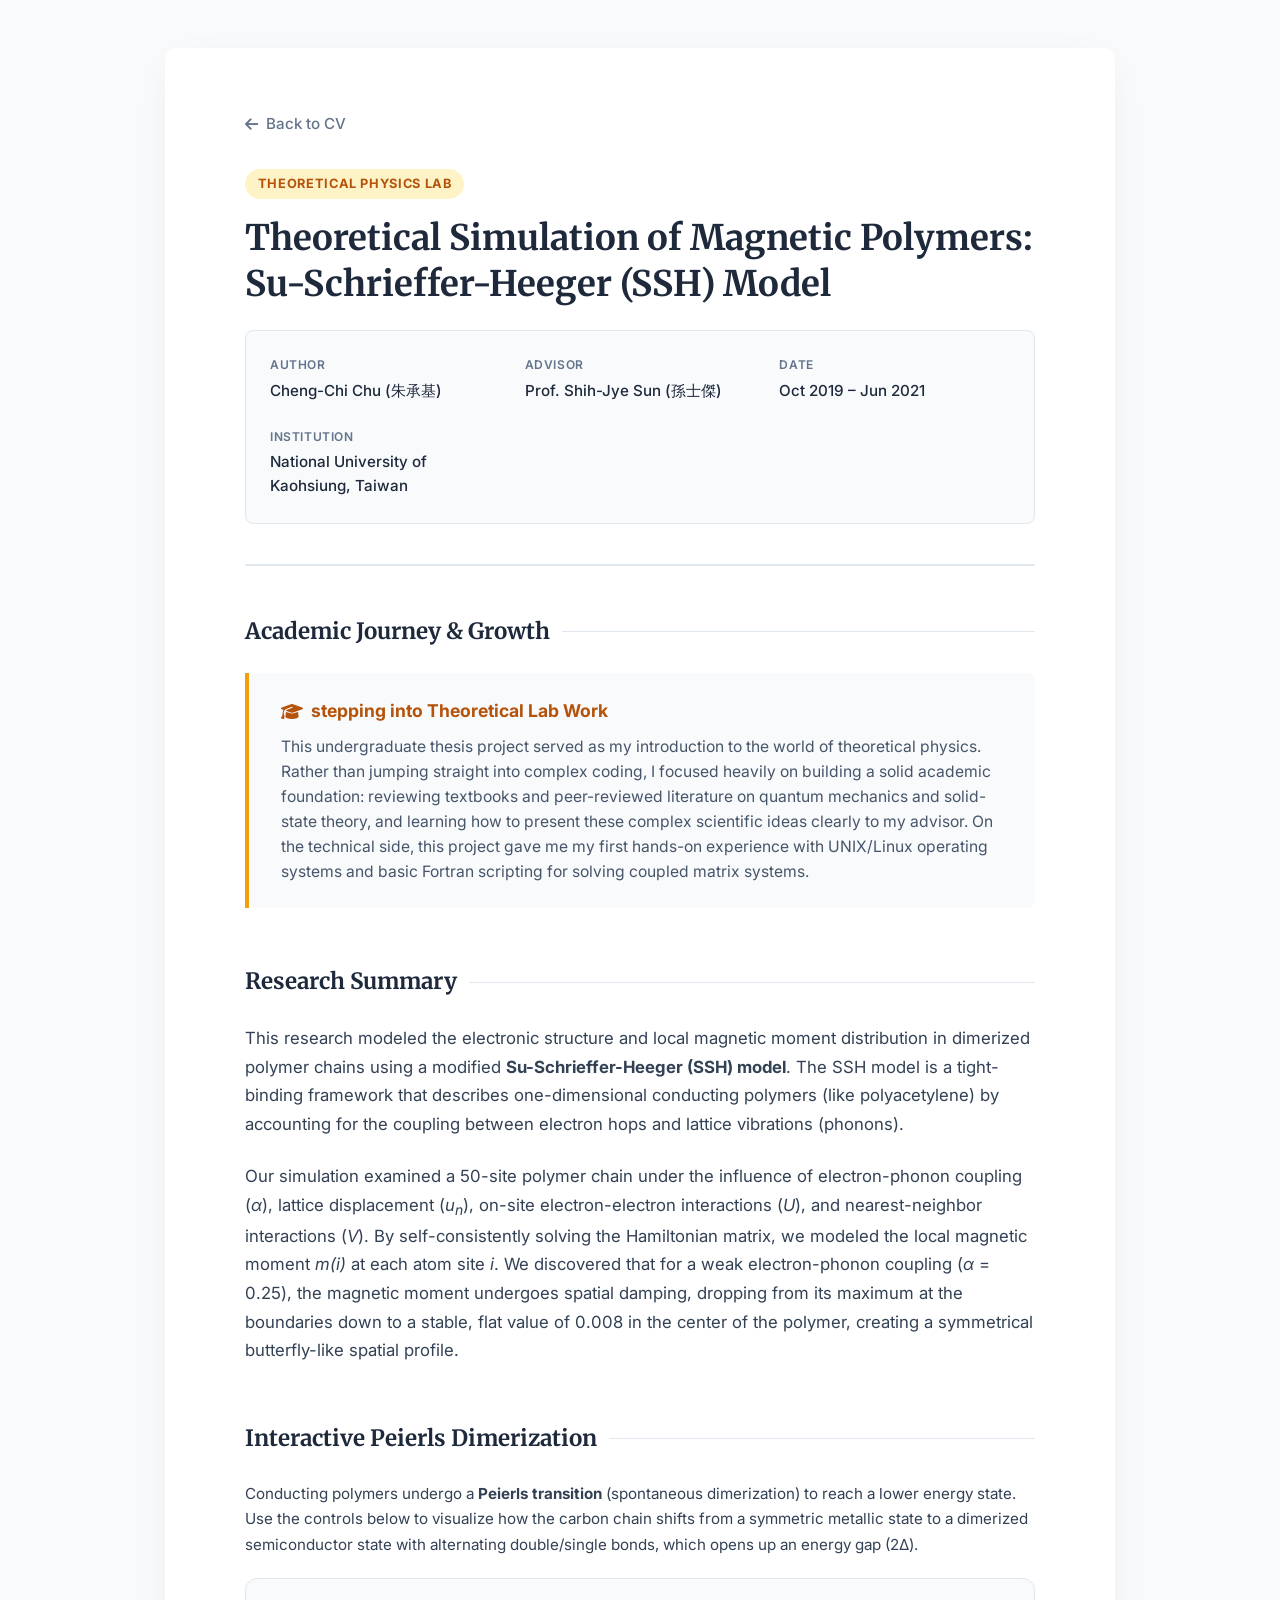
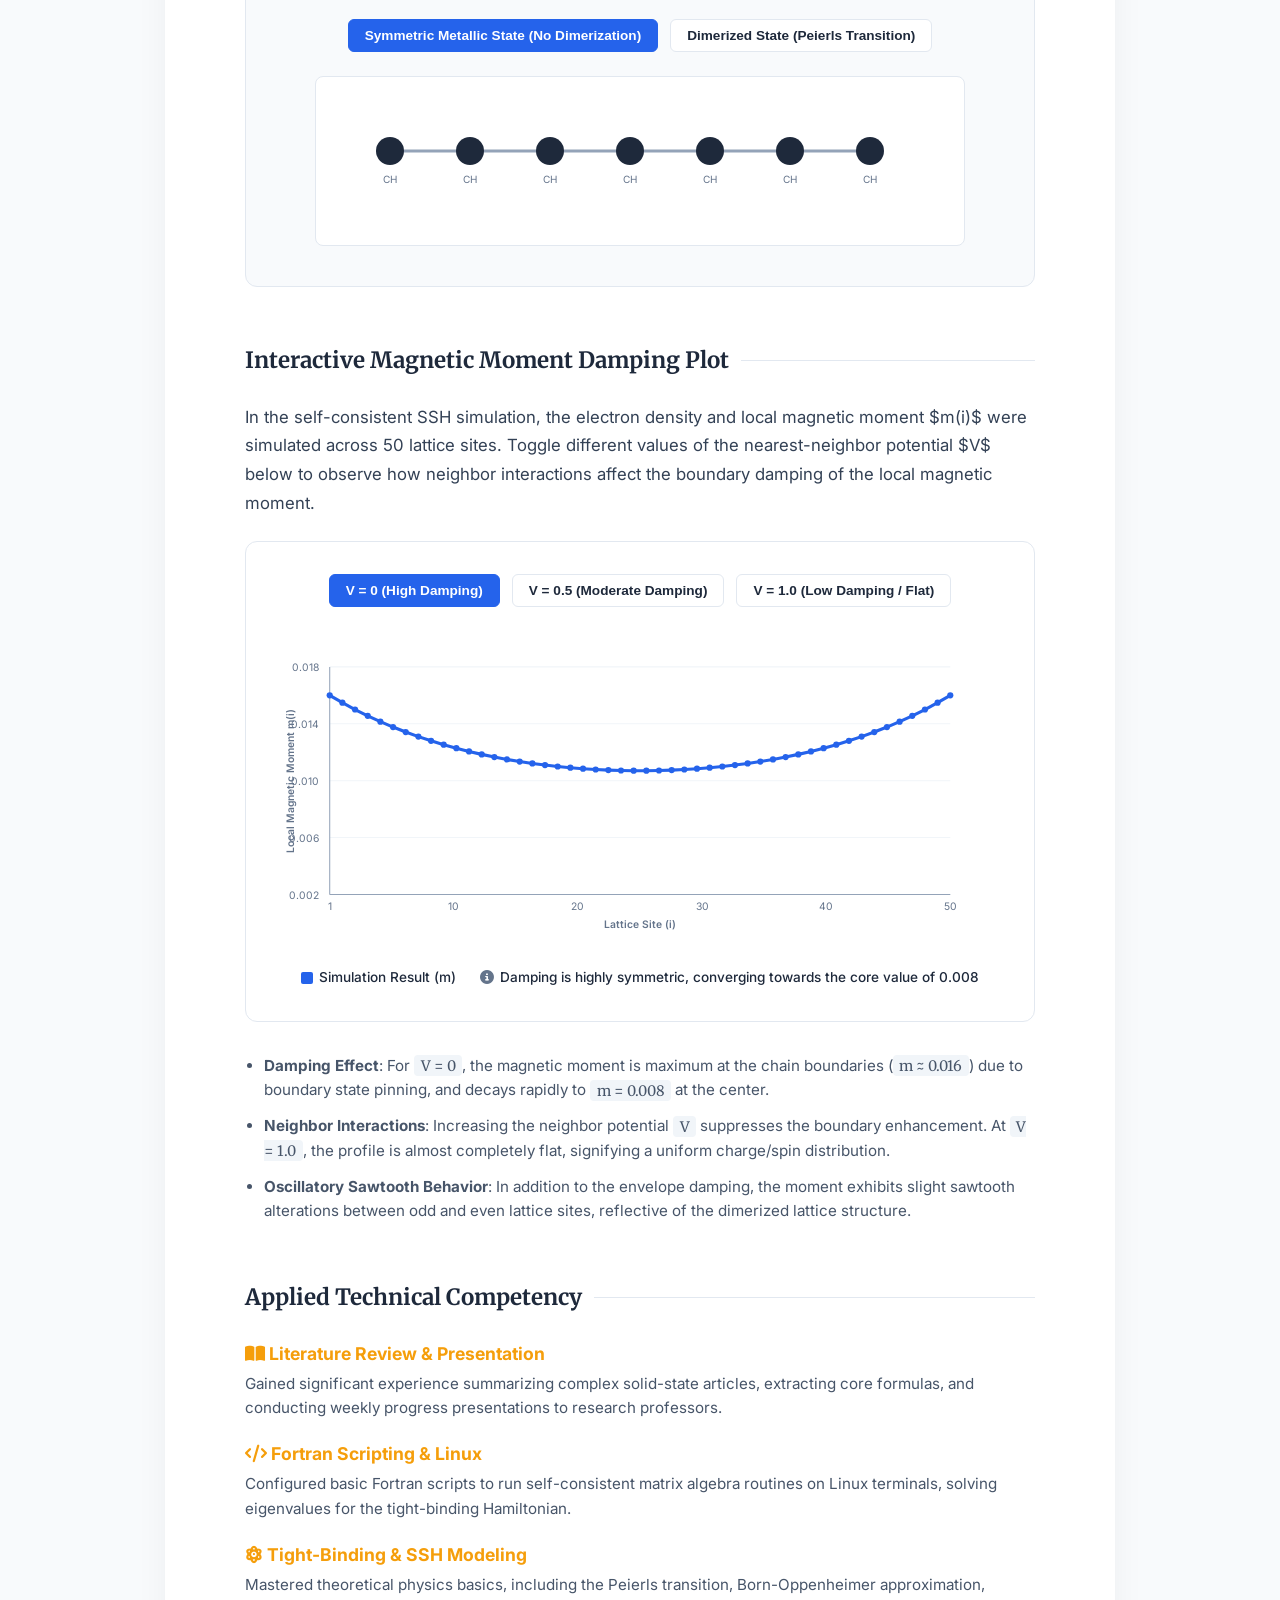
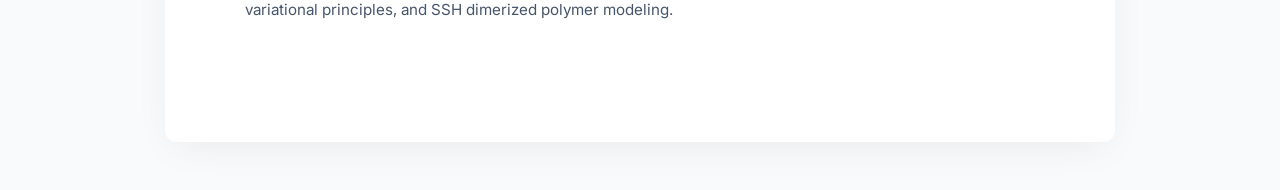
<file: projects/solid-state.html>
<!DOCTYPE html>
<html lang="en">
<head>
  <meta charset="UTF-8">
  <meta name="viewport" content="width=device-width, initial-scale=1.0">
  <title>Solid-State Lab Project | Cheng-Chi Chu CV</title>
  
  <!-- Fonts & Icons -->
  <link rel="preconnect" href="https://fonts.googleapis.com">
  <link rel="preconnect" href="https://fonts.gstatic.com" crossorigin>
  <link href="https://fonts.googleapis.com/css2?family=Inter:wght@300;400;500;600;700&family=Merriweather:ital,wght@0,300;0,400;0,700;1,300&display=swap" rel="stylesheet">
  <link rel="stylesheet" href="https://cdnjs.cloudflare.com/ajax/libs/font-awesome/6.4.0/css/all.min.css">
  
  <style>
    :root {
      --bg-body: #f8fafc;
      --bg-paper: #ffffff;
      --text-main: #1e293b;
      --text-muted: #64748b;
      --accent-color: #2563eb; 
      --accent-light: #eff6ff;
      --accent-hover: #1d4ed8;
      --border-color: #e2e8f0;
      
      /* Project Specific colors */
      --physics-primary: #0f172a;
      --physics-accent: #f59e0b; /* Amber accent */
      --physics-accent-light: #fef3c7;
    }

    * {
      box-sizing: border-box;
      margin: 0;
      padding: 0;
    }

    body {
      font-family: 'Inter', sans-serif;
      background-color: var(--bg-body);
      color: var(--text-main);
      line-height: 1.6;
      -webkit-font-smoothing: antialiased;
      padding: 3rem 1rem;
    }

    .project-container {
      max-width: 950px;
      margin: 0 auto;
      background: var(--bg-paper);
      padding: 4rem 5rem;
      border-radius: 12px;
      box-shadow: 0 10px 40px -10px rgba(0,0,0,0.08);
      position: relative;
    }

    /* Back Button */
    .back-btn {
      display: inline-flex;
      align-items: center;
      gap: 0.5rem;
      color: var(--text-muted);
      text-decoration: none;
      font-size: 0.95rem;
      font-weight: 500;
      margin-bottom: 2rem;
      transition: color 0.2s ease, transform 0.2s ease;
    }

    .back-btn:hover {
      color: var(--accent-color);
      transform: translateX(-4px);
    }

    /* Header */
    .project-header {
      border-bottom: 2px solid var(--border-color);
      padding-bottom: 2.5rem;
      margin-bottom: 3rem;
    }

    .project-tag {
      display: inline-block;
      font-size: 0.8rem;
      font-weight: 700;
      text-transform: uppercase;
      letter-spacing: 0.05em;
      color: #b45309;
      background-color: var(--physics-accent-light);
      padding: 0.3rem 0.8rem;
      border-radius: 20px;
      margin-bottom: 1rem;
    }

    .project-title {
      font-family: 'Merriweather', serif;
      font-size: 2.2rem;
      font-weight: 700;
      color: var(--text-main);
      line-height: 1.3;
      margin-bottom: 1.5rem;
    }

    /* Metadata Grid */
    .meta-grid {
      display: grid;
      grid-template-columns: repeat(auto-fit, minmax(200px, 1fr));
      gap: 1.5rem;
      background-color: #f8fafc;
      border: 1px solid var(--border-color);
      padding: 1.5rem;
      border-radius: 8px;
    }

    .meta-item {
      display: flex;
      flex-direction: column;
      gap: 0.25rem;
    }

    .meta-label {
      font-size: 0.75rem;
      font-weight: 600;
      text-transform: uppercase;
      letter-spacing: 0.05em;
      color: var(--text-muted);
    }

    .meta-value {
      font-size: 0.95rem;
      font-weight: 500;
      color: var(--text-main);
    }

    /* Content Sections */
    .project-section {
      margin-bottom: 3.5rem;
    }

    .section-title {
      font-family: 'Merriweather', serif;
      font-size: 1.4rem;
      color: var(--text-main);
      margin-bottom: 1.5rem;
      font-weight: 700;
      display: flex;
      align-items: center;
      gap: 0.75rem;
    }

    .section-title::after {
      content: "";
      flex: 1;
      height: 1px;
      background-color: var(--border-color);
    }

    .abstract-text {
      font-size: 1.05rem;
      color: #334155;
      line-height: 1.7;
      margin-bottom: 1.5rem;
    }

    /* Personal Reflection Card */
    .reflection-box {
      background-color: #f8fafc;
      border-left: 4px solid var(--physics-accent);
      padding: 1.5rem 2rem;
      border-radius: 0 8px 8px 0;
      margin-bottom: 2.5rem;
    }

    .reflection-box h4 {
      font-size: 1.1rem;
      color: #b45309;
      margin-bottom: 0.5rem;
      font-weight: 700;
      display: flex;
      align-items: center;
      gap: 0.5rem;
    }

    .reflection-box p {
      font-size: 0.98rem;
      color: #475569;
      line-height: 1.6;
    }

    /* Visualizer Container */
    .visualizer-wrapper {
      background: #f8fafc;
      border: 1px solid var(--border-color);
      border-radius: 12px;
      padding: 2.5rem 2rem;
      margin-bottom: 2rem;
      display: flex;
      flex-direction: column;
      align-items: center;
      gap: 1.5rem;
    }

    .visualizer-controls {
      display: flex;
      gap: 0.75rem;
    }

    .control-btn {
      background: #ffffff;
      border: 1px solid var(--border-color);
      padding: 0.5rem 1rem;
      font-size: 0.85rem;
      font-weight: 600;
      border-radius: 6px;
      cursor: pointer;
      transition: all 0.2s ease;
      color: var(--text-main);
    }

    .control-btn:hover {
      border-color: var(--accent-color);
      color: var(--accent-color);
    }

    .control-btn.active {
      background-color: var(--accent-color);
      color: #ffffff;
      border-color: var(--accent-color);
    }

    /* SVG Peierls Animation */
    .peierls-svg {
      width: 100%;
      max-width: 650px;
      height: auto;
      background: #ffffff;
      border: 1px solid #e2e8f0;
      border-radius: 8px;
      padding: 1.5rem;
    }

    .polymer-atom {
      fill: #475569;
      transition: cx 0.6s cubic-bezier(0.25, 1, 0.5, 1);
    }

    .polymer-atom.carbon {
      fill: #1e293b;
    }

    .polymer-bond {
      stroke: #94a3b8;
      stroke-width: 3px;
      transition: x1 0.6s, x2 0.6s;
    }

    .polymer-bond.double {
      stroke-width: 6px;
      stroke-dasharray: 4 2;
      stroke: var(--accent-color);
    }

    .band-gap-box {
      transition: opacity 0.6s ease;
    }

    /* Plot Section */
    .plot-wrapper {
      background: #ffffff;
      border: 1px solid var(--border-color);
      border-radius: 12px;
      padding: 2rem;
      margin-bottom: 2rem;
    }

    .chart-container {
      position: relative;
      width: 100%;
      height: 320px;
    }

    .chart-svg {
      width: 100%;
      height: 100%;
    }

    .chart-line {
      fill: none;
      stroke: var(--accent-color);
      stroke-width: 3px;
      transition: d 0.6s cubic-bezier(0.25, 1, 0.5, 1);
    }

    .chart-dot {
      fill: var(--accent-color);
      transition: cy 0.6s cubic-bezier(0.25, 1, 0.5, 1);
    }

    .chart-axis {
      stroke: #94a3b8;
      stroke-width: 1px;
    }

    .chart-grid {
      stroke: #f1f5f9;
      stroke-width: 1px;
    }

    .chart-text {
      font-size: 10px;
      fill: var(--text-muted);
      font-family: inherit;
    }

    .chart-legend {
      display: flex;
      justify-content: center;
      gap: 1.5rem;
      margin-top: 1rem;
      font-size: 0.85rem;
      font-weight: 500;
    }

    .legend-item {
      display: flex;
      align-items: center;
      gap: 0.4rem;
    }

    .legend-color {
      width: 12px;
      height: 12px;
      border-radius: 2px;
    }

    /* Scientific insights lists */
    .scientific-insights {
      margin-top: 1.5rem;
      padding-left: 1.2rem;
    }

    .scientific-insights li {
      font-size: 0.95rem;
      color: #475569;
      margin-bottom: 0.75rem;
    }

    .highlight-equation {
      font-family: 'Merriweather', serif;
      background: #f1f5f9;
      padding: 0.1rem 0.4rem;
      border-radius: 4px;
      font-size: 0.9rem;
    }

    @media (max-width: 768px) {
      .project-container {
        padding: 2.5rem 2rem;
      }
      .visualizer-wrapper {
        padding: 1.5rem 1rem;
      }
    }
  </style>
</head>
<body>

  <div class="project-container">
    
    <!-- Back Navigation -->
    <a href="../index.html" class="back-btn">
      <i class="fa-solid fa-arrow-left"></i> Back to CV
    </a>

    <!-- Header Section -->
    <header class="project-header">
      <span class="project-tag">Theoretical Physics Lab</span>
      <h1 class="project-title">Theoretical Simulation of Magnetic Polymers: Su-Schrieffer-Heeger (SSH) Model</h1>
      
      <!-- Meta Grid -->
      <div class="meta-grid">
        <div class="meta-item">
          <span class="meta-label">Author</span>
          <span class="meta-value">Cheng-Chi Chu (朱承基)</span>
        </div>
        <div class="meta-item">
          <span class="meta-label">Advisor</span>
          <span class="meta-value">Prof. Shih-Jye Sun (孫士傑)</span>
        </div>
        <div class="meta-item">
          <span class="meta-label">Date</span>
          <span class="meta-value">Oct 2019 – Jun 2021</span>
        </div>
        <div class="meta-item">
          <span class="meta-label">Institution</span>
          <span class="meta-value">National University of Kaohsiung, Taiwan</span>
        </div>
      </div>
    </header>

    <!-- Personal Reflection Section -->
    <section class="project-section">
      <h2 class="section-title">Academic Journey &amp; Growth</h2>
      <div class="reflection-box">
        <h4><i class="fa-solid fa-graduation-cap"></i> stepping into Theoretical Lab Work</h4>
        <p>
          This undergraduate thesis project served as my introduction to the world of theoretical physics. Rather than jumping straight into complex coding, I focused heavily on building a solid academic foundation: reviewing textbooks and peer-reviewed literature on quantum mechanics and solid-state theory, and learning how to present these complex scientific ideas clearly to my advisor. On the technical side, this project gave me my first hands-on experience with UNIX/Linux operating systems and basic Fortran scripting for solving coupled matrix systems.
        </p>
      </div>
    </section>

    <!-- Research Summary -->
    <section class="project-section">
      <h2 class="section-title">Research Summary</h2>
      <p class="abstract-text">
        This research modeled the electronic structure and local magnetic moment distribution in dimerized polymer chains using a modified <strong>Su-Schrieffer-Heeger (SSH) model</strong>. The SSH model is a tight-binding framework that describes one-dimensional conducting polymers (like polyacetylene) by accounting for the coupling between electron hops and lattice vibrations (phonons).
      </p>
      <p class="abstract-text">
        Our simulation examined a 50-site polymer chain under the influence of electron-phonon coupling (<em>&alpha;</em>), lattice displacement (<em>u<sub>n</sub></em>), on-site electron-electron interactions (<em>U</em>), and nearest-neighbor interactions (<em>V</em>). By self-consistently solving the Hamiltonian matrix, we modeled the local magnetic moment <em>m(i)</em> at each atom site <em>i</em>. We discovered that for a weak electron-phonon coupling (<em>&alpha;</em> = 0.25), the magnetic moment undergoes spatial damping, dropping from its maximum at the boundaries down to a stable, flat value of 0.008 in the center of the polymer, creating a symmetrical butterfly-like spatial profile.
      </p>
    </section>

    <!-- Interactive Dimerization Visualizer -->
    <section class="project-section">
      <h2 class="section-title">Interactive Peierls Dimerization</h2>
      <p class="abstract-text" style="font-size: 0.95rem; margin-bottom: 1.25rem;">
        Conducting polymers undergo a <strong>Peierls transition</strong> (spontaneous dimerization) to reach a lower energy state. Use the controls below to visualize how the carbon chain shifts from a symmetric metallic state to a dimerized semiconductor state with alternating double/single bonds, which opens up an energy gap (2&Delta;).
      </p>

      <div class="visualizer-wrapper">
        <div class="visualizer-controls">
          <button class="control-btn active" id="btn-metallic" onclick="toggleDimerization(false)">Symmetric Metallic State (No Dimerization)</button>
          <button class="control-btn" id="btn-dimerized" onclick="toggleDimerization(true)">Dimerized State (Peierls Transition)</button>
        </div>

        <svg class="peierls-svg" viewBox="0 0 600 120">
          <!-- Connectors (Bonds) -->
          <line id="bond1" x1="50" y1="50" x2="130" y2="50" class="polymer-bond" />
          <line id="bond2" x1="130" y1="50" x2="210" y2="50" class="polymer-bond" />
          <line id="bond3" x1="210" y1="50" x2="290" y2="50" class="polymer-bond" />
          <line id="bond4" x1="290" y1="50" x2="370" y2="50" class="polymer-bond" />
          <line id="bond5" x1="370" y1="50" x2="450" y2="50" class="polymer-bond" />
          <line id="bond6" x1="450" y1="50" x2="530" y2="50" class="polymer-bond" />

          <!-- Additional double bond lines for dimerized state -->
          <line id="dbond1" x1="50" y1="54" x2="110" y2="54" class="polymer-bond double" style="opacity:0;" />
          <line id="dbond2" x1="210" y1="54" x2="270" y2="54" class="polymer-bond double" style="opacity:0;" />
          <line id="dbond3" x1="370" y1="54" x2="430" y2="54" class="polymer-bond double" style="opacity:0;" />

          <!-- Atoms (Carbon) -->
          <circle id="atom1" cx="50" cy="50" r="14" class="polymer-atom carbon" />
          <circle id="atom2" cx="130" cy="50" r="14" class="polymer-atom carbon" />
          <circle id="atom3" cx="210" cy="50" r="14" class="polymer-atom carbon" />
          <circle id="atom4" cx="290" cy="50" r="14" class="polymer-atom carbon" />
          <circle id="atom5" cx="370" cy="50" r="14" class="polymer-atom carbon" />
          <circle id="atom6" cx="450" cy="50" r="14" class="polymer-atom carbon" />
          <circle id="atom7" cx="530" cy="50" r="14" class="polymer-atom carbon" />

          <!-- Atom Labels -->
          <text id="label1" x="50" y="82" font-size="10" text-anchor="middle" fill="#64748b">CH</text>
          <text id="label2" x="130" y="82" font-size="10" text-anchor="middle" fill="#64748b">CH</text>
          <text id="label3" x="210" y="82" font-size="10" text-anchor="middle" fill="#64748b">CH</text>
          <text id="label4" x="290" y="82" font-size="10" text-anchor="middle" fill="#64748b">CH</text>
          <text id="label5" x="370" y="82" font-size="10" text-anchor="middle" fill="#64748b">CH</text>
          <text id="label6" x="450" y="82" font-size="10" text-anchor="middle" fill="#64748b">CH</text>
          <text id="label7" x="530" y="82" font-size="10" text-anchor="middle" fill="#64748b">CH</text>

          <!-- Band gap visualization overlay -->
          <g class="band-gap-box" id="bg-box" style="opacity: 0;">
            <rect x="230" y="10" width="120" height="25" fill="#fef3c7" stroke="#d97706" rx="4" />
            <text x="290" y="26" font-size="10" font-weight="700" fill="#b45309" text-anchor="middle">Band Gap Opened (2Δ)</text>
          </g>
        </svg>
      </div>
    </section>

    <!-- Simulation Results & Plot -->
    <section class="project-section">
      <h2 class="section-title">Interactive Magnetic Moment Damping Plot</h2>
      <p class="abstract-text">
        In the self-consistent SSH simulation, the electron density and local magnetic moment $m(i)$ were simulated across 50 lattice sites. Toggle different values of the nearest-neighbor potential $V$ below to observe how neighbor interactions affect the boundary damping of the local magnetic moment.
      </p>

      <div class="plot-wrapper">
        <div class="visualizer-controls" style="margin-bottom: 1.5rem; justify-content: center;">
          <button class="control-btn active" id="btn-v0" onclick="updatePlot(0)">V = 0 (High Damping)</button>
          <button class="control-btn" id="btn-v5" onclick="updatePlot(0.5)">V = 0.5 (Moderate Damping)</button>
          <button class="control-btn" id="btn-v10" onclick="updatePlot(1.0)">V = 1.0 (Low Damping / Flat)</button>
        </div>

        <div class="chart-container">
          <svg class="chart-svg" viewBox="0 0 700 280">
            <!-- Grid Lines -->
            <line x1="50" y1="20" x2="650" y2="20" class="chart-grid" />
            <line x1="50" y1="75" x2="650" y2="75" class="chart-grid" />
            <line x1="50" y1="130" x2="650" y2="130" class="chart-grid" />
            <line x1="50" y1="185" x2="650" y2="185" class="chart-grid" />
            <line x1="50" y1="240" x2="650" y2="240" class="chart-grid" />

            <line x1="50" y1="240" x2="50" y2="20" class="chart-axis" />
            <line x1="50" y1="240" x2="650" y2="240" class="chart-axis" />

            <!-- Y Axis Labels (Magnetic Moment m) -->
            <text x="40" y="24" class="chart-text" text-anchor="end">0.018</text>
            <text x="40" y="79" class="chart-text" text-anchor="end">0.014</text>
            <text x="40" y="134" class="chart-text" text-anchor="end">0.010</text>
            <text x="40" y="189" class="chart-text" text-anchor="end">0.006</text>
            <text x="40" y="244" class="chart-text" text-anchor="end">0.002</text>

            <text x="15" y="130" class="chart-text" text-anchor="middle" transform="rotate(-90 15 130)" font-weight="600">Local Magnetic Moment m(i)</text>

            <!-- X Axis Labels (Lattice Site Index i) -->
            <text x="50" y="255" class="chart-text" text-anchor="middle">1</text>
            <text x="170" y="255" class="chart-text" text-anchor="middle">10</text>
            <text x="290" y="255" class="chart-text" text-anchor="middle">20</text>
            <text x="410" y="255" class="chart-text" text-anchor="middle">30</text>
            <text x="530" y="255" class="chart-text" text-anchor="middle">40</text>
            <text x="650" y="255" class="chart-text" text-anchor="middle">50</text>

            <text x="350" y="272" class="chart-text" text-anchor="middle" font-weight="600">Lattice Site (i)</text>

            <!-- Chart Line Path -->
            <path id="chart-path" class="chart-line" d="" />
            
            <!-- Group for chart dots -->
            <g id="chart-dots"></g>
          </svg>
        </div>

        <div class="chart-legend">
          <div class="legend-item">
            <div class="legend-color" style="background-color: var(--accent-color);"></div>
            <span>Simulation Result (m)</span>
          </div>
          <div class="legend-item">
            <i class="fa-solid fa-circle-info" style="color: var(--text-muted);"></i>
            <span>Damping is highly symmetric, converging towards the core value of 0.008</span>
          </div>
        </div>
      </div>

      <ul class="scientific-insights">
        <li><strong>Damping Effect</strong>: For <span class="highlight-equation">V = 0</span>, the magnetic moment is maximum at the chain boundaries (<span class="highlight-equation">m &approx; 0.016</span>) due to boundary state pinning, and decays rapidly to <span class="highlight-equation">m = 0.008</span> at the center.</li>
        <li><strong>Neighbor Interactions</strong>: Increasing the neighbor potential <span class="highlight-equation">V</span> suppresses the boundary enhancement. At <span class="highlight-equation">V = 1.0</span>, the profile is almost completely flat, signifying a uniform charge/spin distribution.</li>
        <li><strong>Oscillatory Sawtooth Behavior</strong>: In addition to the envelope damping, the moment exhibits slight sawtooth alterations between odd and even lattice sites, reflective of the dimerized lattice structure.</li>
      </ul>
    </section>

    <!-- Key Competencies Demonstrated -->
    <section class="project-section">
      <h2 class="section-title">Applied Technical Competency</h2>
      <ul class="scientific-insights" style="list-style-type: none; padding-left: 0;">
        <li style="margin-bottom: 1.25rem;">
          <strong style="color: var(--physics-accent); font-size: 1.1rem; display: block; margin-bottom: 0.25rem;">
            <i class="fa-solid fa-book-open"></i> Literature Review &amp; Presentation
          </strong>
          Gained significant experience summarizing complex solid-state articles, extracting core formulas, and conducting weekly progress presentations to research professors.
        </li>
        <li style="margin-bottom: 1.25rem;">
          <strong style="color: var(--physics-accent); font-size: 1.1rem; display: block; margin-bottom: 0.25rem;">
            <i class="fa-solid fa-code"></i> Fortran Scripting &amp; Linux
          </strong>
          Configured basic Fortran scripts to run self-consistent matrix algebra routines on Linux terminals, solving eigenvalues for the tight-binding Hamiltonian.
        </li>
        <li style="margin-bottom: 1.25rem;">
          <strong style="color: var(--physics-accent); font-size: 1.1rem; display: block; margin-bottom: 0.25rem;">
            <i class="fa-solid fa-atom"></i> Tight-Binding &amp; SSH Modeling
          </strong>
          Mastered theoretical physics basics, including the Peierls transition, Born-Oppenheimer approximation, variational principles, and SSH dimerized polymer modeling.
        </li>
      </ul>
    </section>
  </div>

  <script>
    // JS for Dimerization Visualizer
    function toggleDimerization(isDimerized) {
      const btnMetallic = document.getElementById('btn-metallic');
      const btnDimerized = document.getElementById('btn-dimerized');
      const bgBox = document.getElementById('bg-box');

      // Update Active Buttons
      if (isDimerized) {
        btnMetallic.classList.remove('active');
        btnDimerized.classList.add('active');
        bgBox.style.opacity = 1;
      } else {
        btnDimerized.classList.remove('active');
        btnMetallic.classList.add('active');
        bgBox.style.opacity = 0;
      }

      // Atom CX Coordinates (Symmetric spacing = 80px, Dimerized spacing = alternating 60px / 100px)
      const positions = isDimerized 
        ? [50, 110, 210, 270, 370, 430, 530] 
        : [50, 130, 210, 290, 370, 450, 530];

      // Update Atom Positions
      for (let i = 1; i <= 7; i++) {
        document.getElementById(`atom${i}`).setAttribute('cx', positions[i-1]);
        document.getElementById(`label${i}`).setAttribute('x', positions[i-1]);
      }

      // Update bond start / end coordinates
      for (let i = 1; i <= 6; i++) {
        const bond = document.getElementById(`bond${i}`);
        bond.setAttribute('x1', positions[i-1]);
        bond.setAttribute('x2', positions[i]);
      }

      // Toggle double bond overlays
      const dbonds = [
        { id: 'dbond1', x1: positions[0], x2: positions[1] },
        { id: 'dbond2', x1: positions[2], x2: positions[3] },
        { id: 'dbond3', x1: positions[4], x2: positions[5] }
      ];

      dbonds.forEach(db => {
        const element = document.getElementById(db.id);
        element.setAttribute('x1', db.x1);
        element.setAttribute('x2', db.x2);
        element.style.opacity = isDimerized ? 1 : 0;
      });
    }

    // JS for Chart Plotter (50 sites, m(i) vs i)
    // Formula for m(i) simulation approximation:
    // V=0: Damped hourglass curve, m(i) starts at 0.016, damps to 0.008 at site 25
    // V=0.5: Mild hourglass curve, m(i) starts at 0.012, damps to 0.008 at site 25
    // V=1.0: Flat curve, m(i) fluctuates around 0.0085
    function getCurveY(i, V) {
      const x = i - 25.5; // shift center to 0
      let base = 0.008;
      
      if (V === 0) {
        // High damping: base + 0.008 * cosh(x/15) / cosh(24.5/15) with some sawtooth ripple
        const envelope = 0.008 * Math.cosh(x / 14) / Math.cosh(24.5 / 14);
        const sawtooth = 0.0006 * Math.sin(i * Math.PI);
        return base + envelope + sawtooth;
      } else if (V === 0.5) {
        // Moderate damping: base + 0.004 * cosh(x/14) / cosh(...)
        const envelope = 0.004 * Math.cosh(x / 14) / Math.cosh(24.5 / 14);
        const sawtooth = 0.0004 * Math.sin(i * Math.PI);
        return base + envelope + sawtooth;
      } else {
        // Flat profile (V = 1.0)
        const envelope = 0.0008 * Math.cos(x / 12);
        const sawtooth = 0.0003 * Math.sin(i * Math.PI);
        return base + 0.0006 + envelope + sawtooth;
      }
    }

    function updatePlot(V) {
      // Update active controls
      document.getElementById('btn-v0').classList.remove('active');
      document.getElementById('btn-v5').classList.remove('active');
      document.getElementById('btn-v10').classList.remove('active');

      if (V === 0) document.getElementById('btn-v0').classList.add('active');
      else if (V === 0.5) document.getElementById('btn-v5').classList.add('active');
      else if (V === 1.0) document.getElementById('btn-v10').classList.add('active');

      const pathElement = document.getElementById('chart-path');
      const dotsGroup = document.getElementById('chart-dots');
      dotsGroup.innerHTML = ''; // clear old dots

      let pathD = '';

      for (let i = 1; i <= 50; i++) {
        // Chart dimensions: width 50 to 650 (600px span, so spacing is 600/49 = 12.24px per site)
        const x = 50 + (i - 1) * (600 / 49);
        const val = getCurveY(i, V);
        // Chart height: y=20 to y=240 (220px span). Value span is 0.002 to 0.018 (span of 0.016)
        // y_pixel = 240 - ((val - 0.002) / 0.016) * 220
        const y = 240 - ((val - 0.002) / 0.016) * 220;

        if (i === 1) {
          pathD = `M ${x} ${y}`;
        } else {
          pathD += ` L ${x} ${y}`;
        }

        // Draw dot
        const dot = document.createElementNS('http://www.w3.org/2000/svg', 'circle');
        dot.setAttribute('cx', x);
        dot.setAttribute('cy', y);
        dot.setAttribute('r', '3');
        dot.setAttribute('class', 'chart-dot');
        // Add style for hover/transition
        dot.style.transition = 'cy 0.6s cubic-bezier(0.25, 1, 0.5, 1)';
        
        // Tooltip description
        const title = document.createElementNS('http://www.w3.org/2000/svg', 'title');
        title.textContent = `Site ${i}: m = ${val.toFixed(5)}`;
        dot.appendChild(title);
        
        dotsGroup.appendChild(dot);
      }

      pathElement.setAttribute('d', pathD);
    }

    // Initialize
    updatePlot(0);
  </script>
</body>
</html>
</file>
